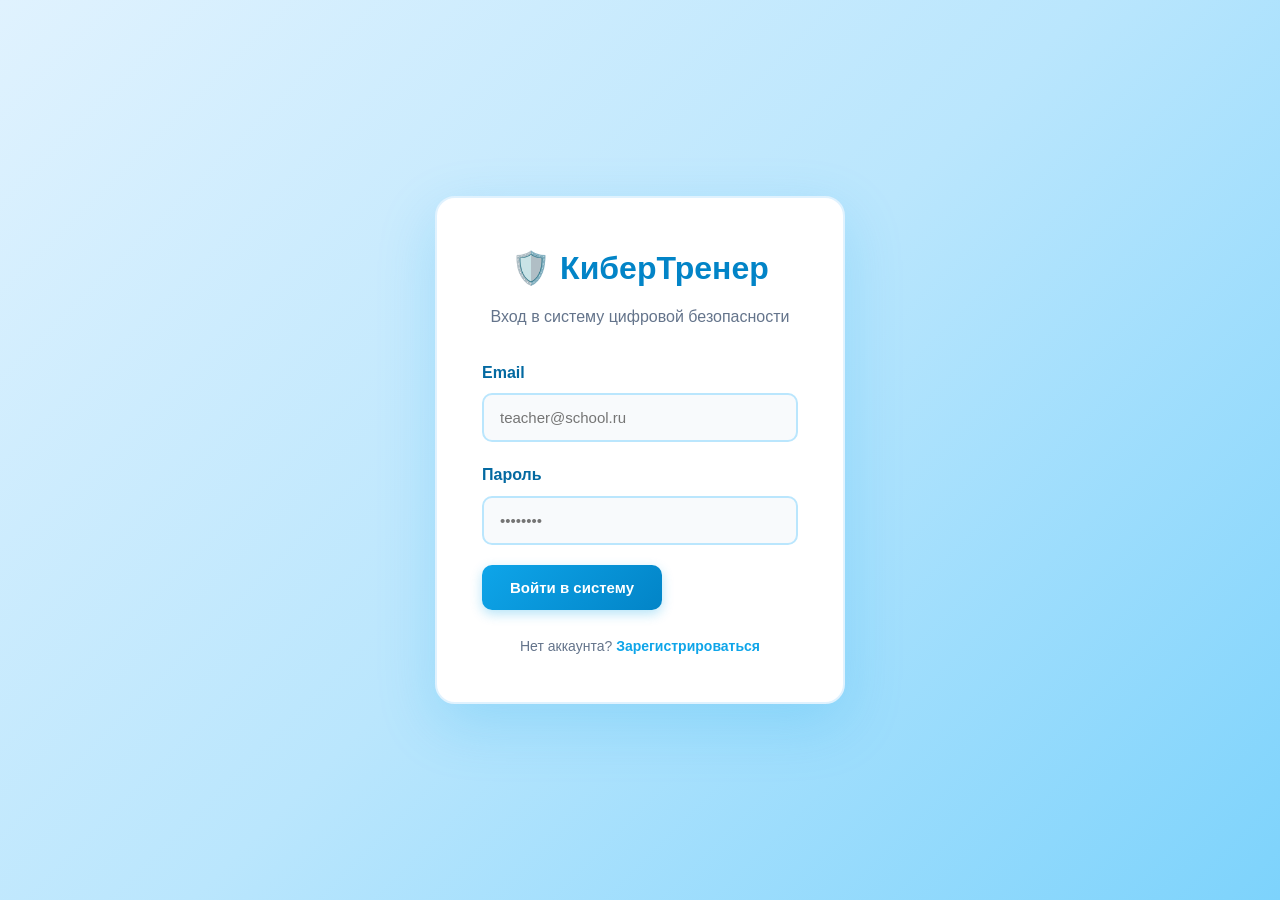
<file: index.html>
<!DOCTYPE html>
<html lang="ru">
<head>
    <meta charset="UTF-8">
    <meta name="viewport" content="width=device-width, initial-scale=1.0">
    <title>КиберТренер - Вход</title>
    <link rel="stylesheet" href="css/style.css">
</head>
<body class="auth-page">
    <div class="auth-container animate-pop">
        <div class="auth-card">
            <h1>🛡️ Кибер<span>Тренер</span></h1>
            <p>Вход в систему цифровой безопасности</p>
            <div id="alert-box"></div>
            <form id="login-form">
                <div class="form-group">
                    <label>Email</label>
                    <input type="email" id="email" required placeholder="teacher@school.ru">
                </div>
                <div class="form-group">
                    <label>Пароль</label>
                    <input type="password" id="password" required placeholder="••••••••">
                </div>
                <button type="submit" class="btn">Войти в систему</button>
            </form>
            <div class="auth-footer">Нет аккаунта? <a href="register.html">Зарегистрироваться</a></div>
        </div>
    </div>
    <script src="js/auth.js"></script>
    <script>
        document.getElementById('login-form').addEventListener('submit', function(e) {
            e.preventDefault();
            const result = login(document.getElementById('email').value, document.getElementById('password').value);
            if (result.success) {
                window.location.href = result.user.role === 'teacher' ? 'teacher.html' : 'student.html';
            } else {
                document.getElementById('alert-box').innerHTML = `<div class="alert alert-error">${result.message}</div>`;
            }
        });
    </script>
</body>
</html>
</file>
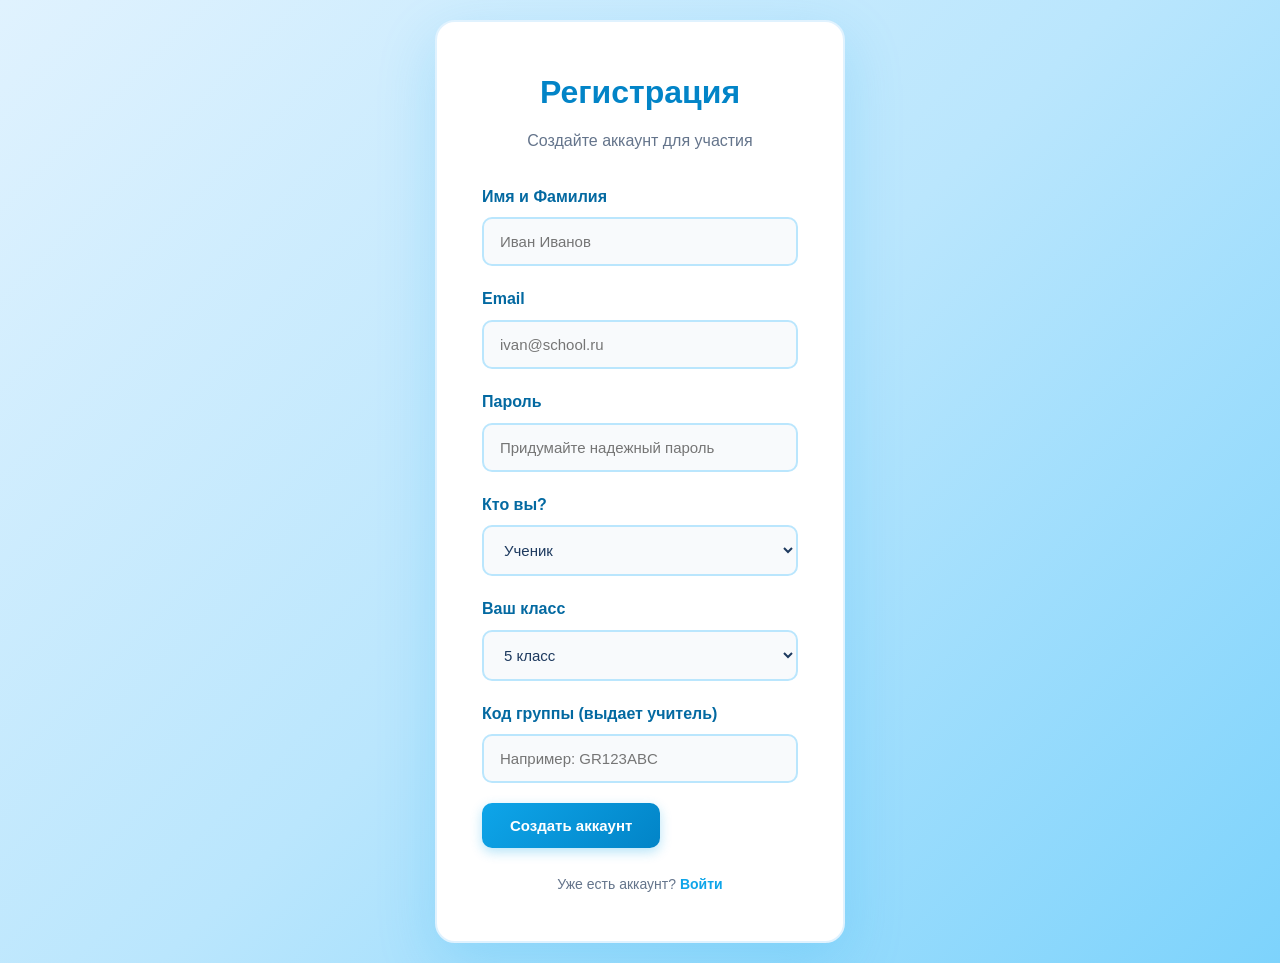
<file: register.html>
<!DOCTYPE html>
<html lang="ru">
<head>
    <meta charset="UTF-8">
    <meta name="viewport" content="width=device-width, initial-scale=1.0">
    <title>КиберТренер - Регистрация</title>
    <link rel="stylesheet" href="css/style.css">
</head>
<body class="auth-page">
    <div class="auth-container animate-pop">
        <div class="auth-card">
            <h1>Регистрация</h1>
            <p>Создайте аккаунт для участия</p>
            <div id="alert-box"></div>
            <form id="register-form">
                <div class="form-group">
                    <label>Имя и Фамилия</label>
                    <input type="text" id="name" required placeholder="Иван Иванов">
                </div>
                <div class="form-group">
                    <label>Email</label>
                    <input type="email" id="email" required placeholder="ivan@school.ru">
                </div>
                <div class="form-group">
                    <label>Пароль</label>
                    <input type="password" id="password" required placeholder="Придумайте надежный пароль">
                </div>
                <div class="form-group">
                    <label>Кто вы?</label>
                    <select id="role" onchange="document.getElementById('student-fields').style.display = this.value === 'student' ? 'block' : 'none'">
                        <option value="student">Ученик</option>
                        <option value="teacher">Учитель</option>
                    </select>
                </div>
                <div id="student-fields">
                    <div class="form-group">
                        <label>Ваш класс</label>
                        <select id="classGrade">
                            <option value="5">5 класс</option><option value="6">6 класс</option>
                            <option value="7">7 класс</option><option value="8">8 класс</option><option value="9">9 класс</option>
                        </select>
                    </div>
                    <div class="form-group">
                        <label>Код группы (выдает учитель)</label>
                        <input type="text" id="groupCode" placeholder="Например: GR123ABC">
                    </div>
                </div>
                <button type="submit" class="btn">Создать аккаунт</button>
            </form>
            <div class="auth-footer">Уже есть аккаунт? <a href="index.html">Войти</a></div>
        </div>
    </div>
    <script src="js/auth.js"></script>
    <script src="js/data.js"></script>
    <script>
        document.getElementById('register-form').addEventListener('submit', function(e) {
            e.preventDefault();
            const role = document.getElementById('role').value;
            const result = register(
                document.getElementById('name').value,
                document.getElementById('email').value,
                document.getElementById('password').value,
                role,
                role === 'student' ? document.getElementById('classGrade').value : null,
                role === 'student' ? document.getElementById('groupCode').value : null
            );
            if (result.success) {
                document.getElementById('alert-box').innerHTML = `<div class="alert alert-success">✓ Успешно!</div>`;
                setTimeout(() => window.location.href = role === 'teacher' ? 'teacher.html' : 'student.html', 1000);
            } else {
                document.getElementById('alert-box').innerHTML = `<div class="alert alert-error">${result.message}</div>`;
            }
        });
    </script>
</body>
</html>
</file>
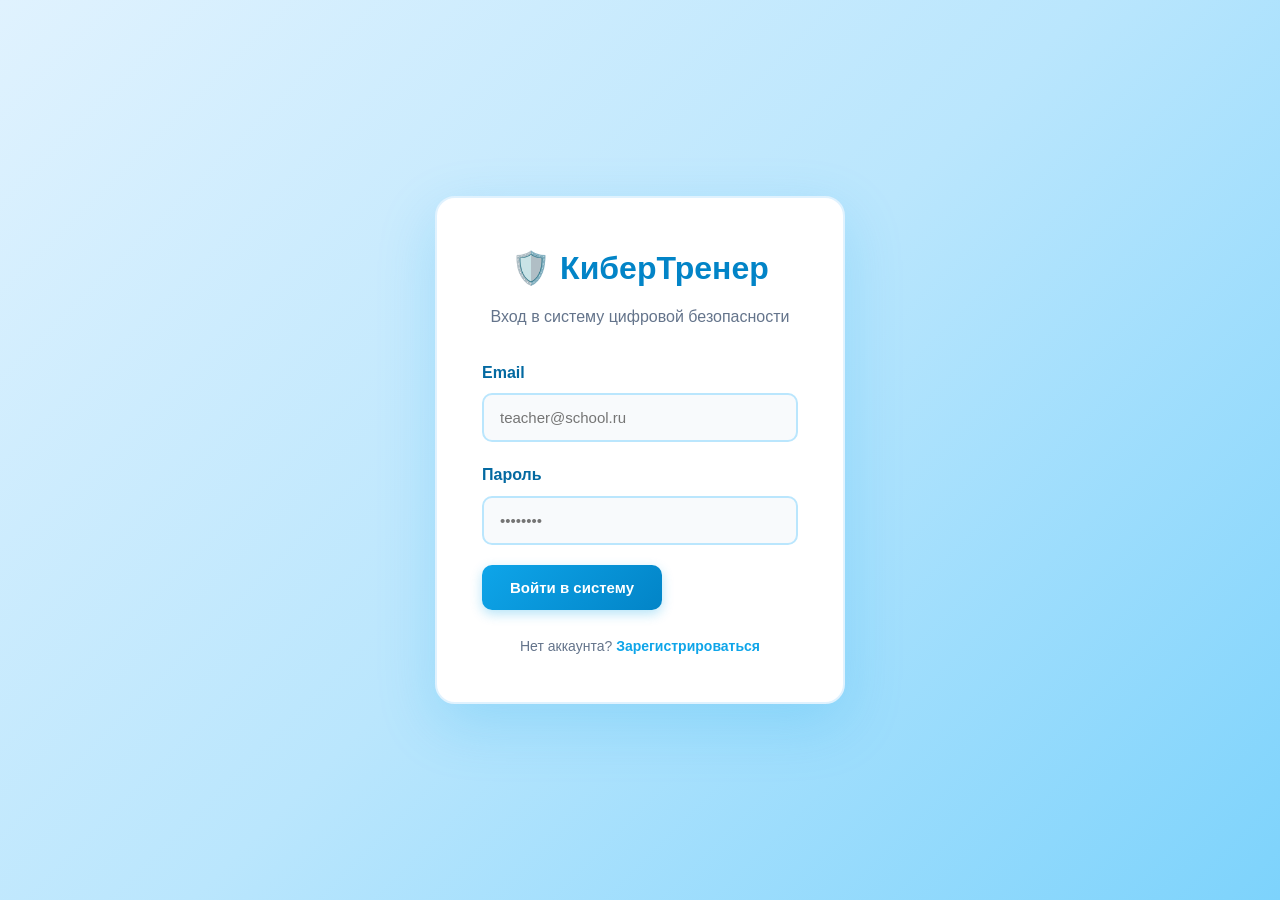
<file: student.html>
<!DOCTYPE html>
<html lang="ru">
<head>
    <meta charset="UTF-8">
    <title>КиберТренер - Кабинет ученика</title>
    <link rel="stylesheet" href="css/style.css">
</head>
<body>
    <header id="dynamic-header"></header>
    <div class="container">
        <div class="card fade-in">
            <h2>📚 Задания для <span id="grade-display">твоего класса</span></h2>
            <div id="tasks-list" style="margin-top: 20px;"></div>
        </div>
    </div>

    <div id="task-modal" class="modal-overlay">
        <div class="modal-content" id="modal-content"></div>
    </div>

    <script src="js/auth.js"></script>
    <script src="js/data.js"></script>
    <script src="js/student.js"></script>
</body>
</html>
</file>
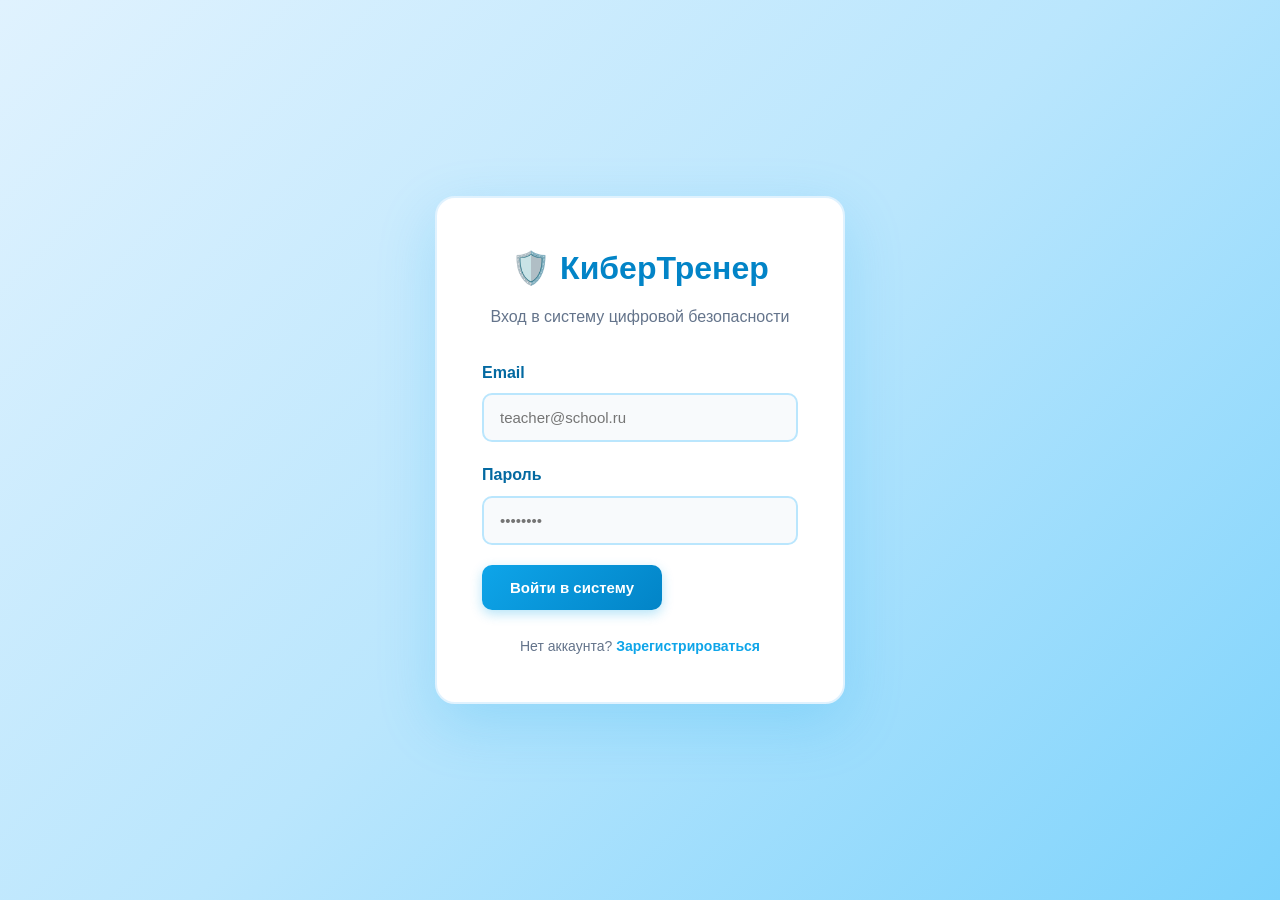
<file: teacher.html>
<!DOCTYPE html>
<html lang="ru">
<head>
    <meta charset="UTF-8">
    <title>КиберТренер - Кабинет учителя</title>
    <link rel="stylesheet" href="css/style.css">
</head>
<body>
    <header id="dynamic-header"></header>
    <div class="container">
        <div class="class-tabs">
            <button class="class-tab active" onclick="switchTab('groups')">📚 Мои группы</button>
            <button class="class-tab" onclick="switchTab('students')">👥 Ученики</button>
            <button class="class-tab" onclick="switchTab('create')">✏️ Создать задание</button>
        </div>

        <!-- Вкладка: Группы -->
        <div id="tab-groups" class="card fade-in">
            <h2>Мои группы</h2>
            <button class="btn" onclick="showCreateGroup()" style="margin-bottom: 20px; width: auto;">+ Создать группу</button>
            <div id="create-group-form" style="display: none; margin-bottom: 30px; padding: 20px; background: #f0f9ff; border-radius: 12px;">
                <div class="form-group"><label>Название группы</label><input type="text" id="group-name" placeholder="Например: 7А класс"></div>
                <div class="form-group">
                    <label>Класс</label>
                    <select id="group-grade">
                        <option value="5">5 класс</option><option value="6">6 класс</option>
                        <option value="7">7 класс</option><option value="8">8 класс</option><option value="9">9 класс</option>
                    </select>
                </div>
                <button class="btn" onclick="submitCreateGroup()" style="width: auto;">Создать</button>
                <button class="btn btn-secondary" onclick="hideCreateGroup()" style="width: auto; margin-left: 10px;">Отмена</button>
            </div>
            <div id="groups-list"></div>
        </div>

        <!-- Вкладка: Ученики -->
        <div id="tab-students" class="card fade-in" style="display: none;">
            <h2>Ученики</h2>
            <div class="form-group">
                <label>Выберите группу:</label>
                <select id="group-filter" onchange="renderStudentsList()"></select>
            </div>
            <div id="students-list"></div>
        </div>

        <!-- Вкладка: Создание задания (ОБНОВЛЕННАЯ) -->
        <div id="tab-create" class="card fade-in" style="display: none;">
            <h2>Конструктор заданий</h2>
            <form id="create-task-form" style="margin-top: 20px;">
                <div class="form-group">
                    <label>Для какого класса?</label>
                    <select id="task-grade" required>
                        <option value="5">5 класс</option><option value="6">6 класс</option>
                        <option value="7">7 класс</option><option value="8">8 класс</option><option value="9">9 класс</option>
                    </select>
                </div>
                <div class="form-group">
                    <label>Тип задания</label>
                    <select id="task-type" onchange="updateTaskForm()" required>
                        <option value="quiz">📝 Тест (один правильный ответ)</option>
                        <option value="terminal">💻 Хакерский терминал (ввод команд)</option>
                        <option value="boss">👾 Босс-файт (битва с вопросами)</option>
                    </select>
                </div>
                
                <div class="form-group"><label>Название задания</label><input type="text" id="task-title" required placeholder="Например: Взлом системы"></div>
                <div class="form-group"><label>Описание / Инструкция</label><textarea id="task-description" rows="2" required placeholder="Что нужно сделать ученику?"></textarea></div>
                <div class="form-group"><label>Баллы (XP) за выполнение</label><input type="number" id="task-points" min="10" value="50" required></div>

                <!-- ПОЛЯ ДЛЯ ТЕСТА -->
                <div id="fields-quiz" class="task-fields">
                    <div class="form-group">
                        <label>Варианты ответов (каждый с новой строки)</label>
                        <textarea id="task-options" rows="4" placeholder="Открыть файл&#10;Удалить файл&#10;Игнорировать"></textarea>
                    </div>
                    <div class="form-group">
                        <label>Номер правильного ответа (1, 2, 3...)</label>
                        <input type="number" id="task-correct" min="1" required placeholder="2">
                    </div>
                    <div class="form-group"><label>Объяснение после ответа</label><textarea id="task-explanation" rows="2" placeholder="Почему этот ответ верный?"></textarea></div>
                </div>

                <!-- ПОЛЯ ДЛЯ ТЕРМИНАЛА -->
                <div id="fields-terminal" class="task-fields" style="display: none;">
                    <div class="form-group">
                        <label>Шаги терминала (Формат: Команда | Сообщение об успехе | Сообщение об ошибке)</label>
                        <textarea id="task-terminal-steps" rows="6" placeholder="scan | Сканирование завершено | Неверная команда. Попробуй: scan&#10;exploit | Уязвимость найдена | Ошибка. Введи: exploit&#10;exit | Сеанс завершен | Для выхода введи: exit"></textarea>
                        <small style="color: #64748b;">💡 Каждый шаг с новой строки. Разделяйте части символом | (вертикальная черта)</small>
                    </div>
                </div>

                <!-- ПОЛЯ ДЛЯ БОССА -->
                <div id="fields-boss" class="task-fields" style="display: none;">
                    <div class="form-group"><label>Имя босса</label><input type="text" id="boss-name" value="Dr. Virus"></div>
                    <div class="form-group"><label>Аватар босса (эмодзи)</label><input type="text" id="boss-avatar" value="👾" maxlength="2"></div>
                    <div class="form-group"><label>Здоровье босса (HP)</label><input type="number" id="boss-hp" value="100"></div>
                    <div class="form-group">
                        <label>Фазы атаки босса (Формат: Вопрос босса | Вариант 1, Вариант 2, Вариант 3 | Номер верного (0,1,2) | Урон боссу)</label>
                        <textarea id="task-boss-phases" rows="6" placeholder="Он шлет вирус! Что делаешь? | Открыть, Удалить, Переслать | 1 | 40&#10;Требует пароль! | Дать, Отказать, Спросить | 1 | 60"></textarea>
                        <small style="color: #64748b;">💡 Каждый этап с новой строки. Варианты через запятую. Номер верного ответа начинается с 0.</small>
                    </div>
                </div>

                <button type="submit" class="btn" style="margin-top: 20px;">🚀 Создать и опубликовать задание</button>
            </form>
        </div>
    </div>
    <script src="js/auth.js"></script>
    <script src="js/data.js"></script>
    <script src="js/teacher.js"></script>
</body>
</html>
</file>
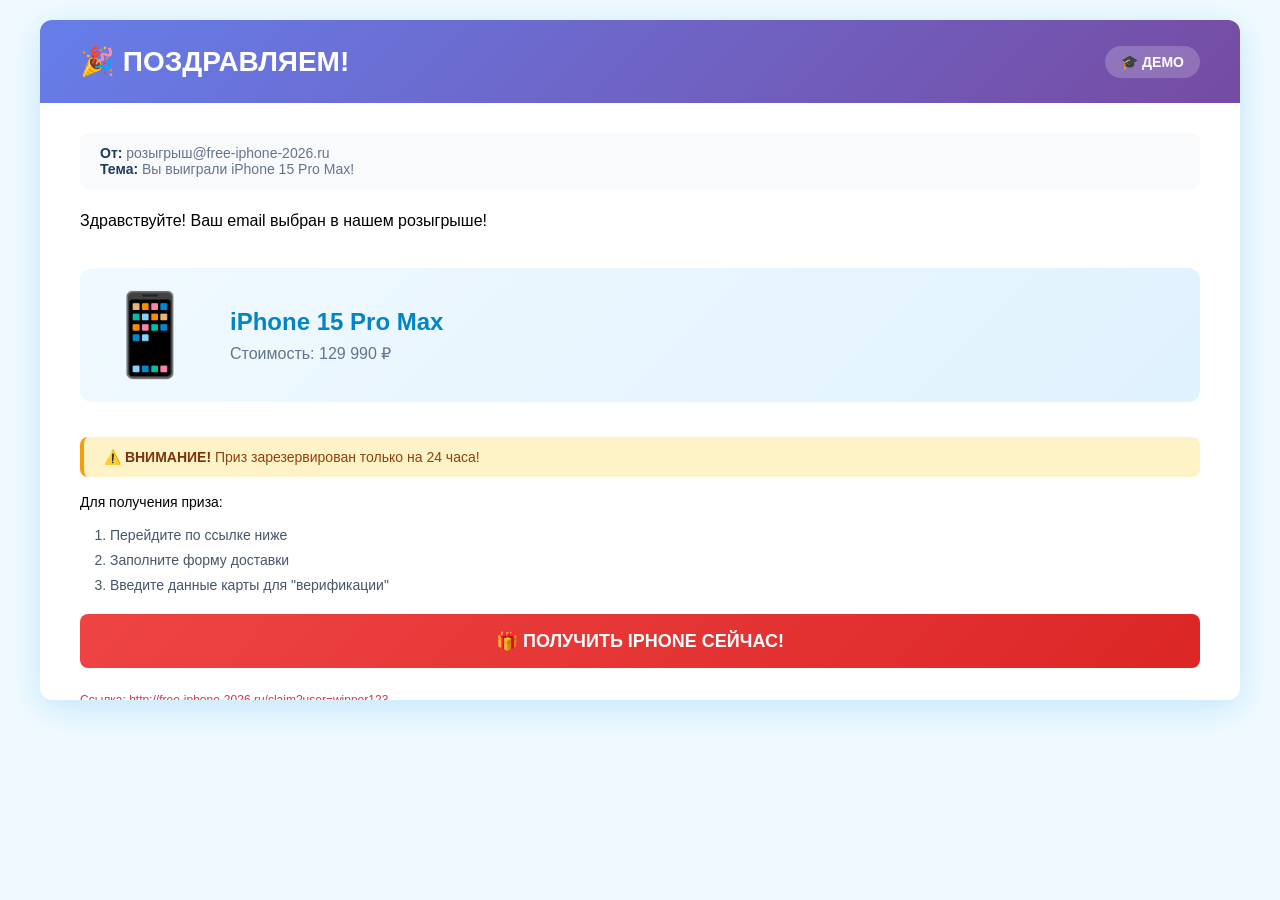
<file: js/фишинг.html>
<!DOCTYPE html>
<html lang="ru">
<head>
    <meta charset="UTF-8">
    <meta name="viewport" content="width=1280, height=720">
    <title>Фишинговое письмо - Демо</title>
    <style>
        * { margin: 0; padding: 0; box-sizing: border-box; }
        body {
            font-family: -apple-system, BlinkMacSystemFont, 'Segoe UI', Roboto, sans-serif;
            background: #f0f9ff;
            width: 1280px;
            height: 720px;
            overflow: hidden;
            display: flex;
            justify-content: center;
            align-items: center;
        }
        .email-container {
            width: 1200px;
            height: 680px;
            background: white;
            border-radius: 12px;
            overflow: hidden;
            box-shadow: 0 8px 32px rgba(14, 165, 233, 0.2);
            display: flex;
            flex-direction: column;
        }
        .email-header {
            background: linear-gradient(135deg, #667eea 0%, #764ba2 100%);
            color: white;
            padding: 25px 40px;
            display: flex;
            justify-content: space-between;
            align-items: center;
        }
        .email-header h1 {
            font-size: 28px;
        }
        .demo-badge {
            background: rgba(255,255,255,0.2);
            padding: 8px 16px;
            border-radius: 20px;
            font-size: 14px;
            font-weight: 600;
        }
        .email-body {
            padding: 30px 40px;
            flex: 1;
            display: flex;
            flex-direction: column;
        }
        .sender-info {
            background: #f8fafc;
            padding: 12px 20px;
            border-radius: 8px;
            margin-bottom: 20px;
            font-size: 14px;
            color: #64748b;
        }
        .sender-info strong {
            color: #1e3a5f;
        }
        .prize-section {
            display: flex;
            align-items: center;
            gap: 30px;
            margin: 20px 0;
            padding: 20px;
            background: linear-gradient(135deg, #f0f9ff, #e0f2fe);
            border-radius: 12px;
        }
        .prize-icon {
            font-size: 80px;
        }
        .prize-info h2 {
            color: #0284c7;
            font-size: 24px;
            margin-bottom: 8px;
        }
        .prize-info p {
            color: #64748b;
            font-size: 16px;
        }
        .urgent-notice {
            background: #fef3c7;
            border-left: 4px solid #f59e0b;
            padding: 12px 20px;
            margin: 15px 0;
            border-radius: 8px;
            font-size: 14px;
            color: #92400e;
        }
        .urgent-notice strong {
            color: #78350f;
        }
        .cta-button {
            display: block;
            width: 100%;
            padding: 16px;
            background: linear-gradient(135deg, #ef4444, #dc2626);
            color: white;
            text-align: center;
            text-decoration: none;
            border-radius: 8px;
            font-size: 18px;
            font-weight: bold;
            margin: 15px 0;
            border: none;
            cursor: pointer;
            transition: transform 0.2s;
        }
        .cta-button:hover {
            transform: scale(1.02);
        }
        .suspicious-link {
            color: #dc3545;
            font-size: 12px;
            word-break: break-all;
            margin-top: 10px;
        }
        .footer {
            background: #f8fafc;
            padding: 15px 40px;
            font-size: 12px;
            color: #94a3b8;
            text-align: center;
        }
    </style>
</head>
<body>
    <div class="email-container">
        <div class="email-header">
            <h1>🎉 ПОЗДРАВЛЯЕМ!</h1>
            <div class="demo-badge">🎓 ДЕМО</div>
        </div>
        
        <div class="email-body">
            <div class="sender-info">
                <strong>От:</strong> розыгрыш@free-iphone-2026.ru<br>
                <strong>Тема:</strong> Вы выиграли iPhone 15 Pro Max!
            </div>
            
            <p style="font-size: 16px; line-height: 1.5; margin-bottom: 15px;">
                Здравствуйте! Ваш email выбран в нашем розыгрыше!
            </p>
            
            <div class="prize-section">
                <div class="prize-icon">📱</div>
                <div class="prize-info">
                    <h2>iPhone 15 Pro Max</h2>
                    <p>Стоимость: 129 990 ₽</p>
                </div>
            </div>
            
            <div class="urgent-notice">
                <strong>⚠️ ВНИМАНИЕ!</strong> Приз зарезервирован только на 24 часа!
            </div>
            
            <p style="font-size: 14px; line-height: 1.5; margin-bottom: 10px;">
                Для получения приза:
            </p>
            <ol style="margin-left: 30px; font-size: 14px; line-height: 1.8; color: #475569;">
                <li>Перейдите по ссылке ниже</li>
                <li>Заполните форму доставки</li>
                <li>Введите данные карты для "верификации"</li>
            </ol>
            
            <button class="cta-button" onclick="alert('Это фишинг! Не переходите по подозрительным ссылкам!')">
                🎁 ПОЛУЧИТЬ IPHONE СЕЙЧАС!
            </button>
            
            <div class="suspicious-link">
                Ссылка: http://free-iphone-2026.ru/claim?user=winner123
            </div>
        </div>
        
        <div class="footer">
            © 2026 "РозыгрышПризов" | Если не хотите получать такие письма, <a href="#" style="color: #0ea5e9;">отпишитесь</a>
        </div>
    </div>
</body>
</html>
</file>
<file: css/style.css>
* { margin: 0; padding: 0; box-sizing: border-box; }
body {
  font-family: 'Segoe UI', Tahoma, Geneva, Verdana, sans-serif;
  background: linear-gradient(135deg, #e0f2fe 0%, #bae6fd 50%, #7dd3fc 100%);
  min-height: 100vh;
  color: #1e3a5f;
  line-height: 1.6;
}
body.auth-page { display: flex; justify-content: center; align-items: center; }

header {
  background: rgba(255, 255, 255, 0.95);
  backdrop-filter: blur(10px);
  padding: 18px 40px;
  display: flex; justify-content: space-between; align-items: center;
  box-shadow: 0 4px 20px rgba(14, 165, 233, 0.15);
  position: sticky; top: 0; z-index: 100; border-bottom: 2px solid #e0f2fe;
}
.logo { font-size: 26px; font-weight: bold; color: #0284c7; text-decoration: none; }
.logo span { color: #0ea5e9; }
.user-info { display: flex; align-items: center; gap: 15px; }
.user-badge {
  background: linear-gradient(135deg, #e0f2fe, #bae6fd);
  padding: 8px 16px; border-radius: 20px; font-size: 14px; color: #0369a1; font-weight: 600; border: 1px solid #7dd3fc;
}
.btn-logout {
  background: linear-gradient(135deg, #ef4444, #dc2626); color: white; border: none;
  padding: 8px 18px; border-radius: 8px; cursor: pointer; font-size: 14px; font-weight: 600; transition: all 0.3s;
}
.btn-logout:hover { transform: translateY(-2px); }

.container { max-width: 1200px; margin: 40px auto; padding: 0 30px; }
.card {
  background: white; padding: 35px; border-radius: 16px;
  box-shadow: 0 8px 32px rgba(14, 165, 233, 0.12); margin-bottom: 25px; border: 1px solid #e0f2fe;
}
.card h2 { color: #0284c7; margin-bottom: 20px; font-size: 28px; font-weight: 700; }

.form-group { margin-bottom: 20px; }
.form-group label { display: block; margin-bottom: 8px; font-weight: 600; color: #0369a1; }
.form-group input, .form-group select, .form-group textarea {
  width: 100%; padding: 14px 16px; border: 2px solid #bae6fd; border-radius: 10px;
  font-size: 15px; transition: all 0.3s; background: #f8fafc; color: #1e3a5f;
}
.form-group input:focus, .form-group select:focus, .form-group textarea:focus {
  outline: none; border-color: #0ea5e9; background: white; box-shadow: 0 0 0 3px rgba(14, 165, 233, 0.1);
}

.btn {
  background: linear-gradient(135deg, #0ea5e9, #0284c7); color: white; border: none;
  padding: 14px 28px; border-radius: 10px; cursor: pointer; font-size: 15px; font-weight: 600;
  transition: all 0.3s; box-shadow: 0 4px 12px rgba(14, 165, 233, 0.3);
}
.btn:hover { transform: translateY(-2px); box-shadow: 0 6px 16px rgba(14, 165, 233, 0.4); }
.btn-secondary { background: linear-gradient(135deg, #e2e8f0, #cbd5e1); color: #475569; }
.btn-secondary:hover { background: linear-gradient(135deg, #cbd5e1, #94a3b8); color: white; }

.auth-container { max-width: 450px; width: 100%; padding: 20px; }
.auth-card {
  background: white; padding: 45px; border-radius: 20px;
  box-shadow: 0 20px 60px rgba(14, 165, 233, 0.2); border: 2px solid #e0f2fe;
}
.auth-card h1 { text-align: center; color: #0284c7; margin-bottom: 10px; font-size: 32px; }
.auth-card p { text-align: center; color: #64748b; margin-bottom: 30px; }
.auth-footer { text-align: center; margin-top: 25px; color: #64748b; font-size: 14px; }
.auth-footer a { color: #0ea5e9; text-decoration: none; font-weight: 600; }

.class-tabs { display: flex; gap: 12px; margin-bottom: 25px; flex-wrap: wrap; }
.class-tab {
  padding: 12px 24px; background: white; border: 2px solid #bae6fd; border-radius: 10px;
  cursor: pointer; font-size: 15px; font-weight: 600; transition: all 0.3s; color: #0369a1;
}
.class-tab.active, .class-tab:hover {
  background: linear-gradient(135deg, #0ea5e9, #0284c7); color: white; border-color: #0284c7;
}

.task-item {
  background: linear-gradient(135deg, #f0f9ff, #e0f2fe); padding: 25px;
  border-left: 5px solid #0ea5e9; border-radius: 12px; margin-bottom: 20px;
  transition: all 0.3s; border: 1px solid #bae6fd;
}
.task-item.completed { border-left-color: #10b981; background: linear-gradient(135deg, #f0fdf4, #dcfce7); }
.task-item:hover { transform: translateX(5px); box-shadow: 0 4px 16px rgba(14, 165, 233, 0.15); }

table { width: 100%; border-collapse: collapse; margin-top: 20px; background: white; border-radius: 12px; overflow: hidden; }
th, td { padding: 16px; text-align: left; border-bottom: 1px solid #e0f2fe; }
th { background: linear-gradient(135deg, #e0f2fe, #bae6fd); color: #0369a1; font-weight: 700; }

.alert { padding: 16px 24px; border-radius: 10px; margin-bottom: 20px; font-weight: 500; }
.alert-error { background: #fef2f2; color: #991b1b; border: 1px solid #fecaca; }
.alert-success { background: #f0fdf4; color: #166534; border: 1px solid #bbf7d0; }

/* АНИМАЦИИ */
@keyframes shake { 0%, 100% { transform: translateX(0); } 25% { transform: translateX(-5px); } 75% { transform: translateX(5px); } }
@keyframes pop { 0% { transform: scale(0.8); opacity: 0; } 50% { transform: scale(1.1); } 100% { transform: scale(1); opacity: 1; } }
@keyframes glow { 0%, 100% { box-shadow: 0 0 5px #0ea5e9; } 50% { box-shadow: 0 0 20px #0ea5e9, 0 0 40px #0284c7; } }
@keyframes fall { to { transform: translateY(100vh) rotate(720deg); } }
@keyframes fadeIn { from { opacity: 0; transform: translateY(20px); } to { opacity: 1; transform: translateY(0); } }

.animate-shake { animation: shake 0.5s; }
.animate-pop { animation: pop 0.4s cubic-bezier(0.175, 0.885, 0.32, 1.275); }
.animate-glow { animation: glow 2s infinite; }
.fade-in { animation: fadeIn 0.5s ease; }

/* ХОТСПОТЫ */
.hotspot {
  position: absolute; border: 2px dashed rgba(239, 68, 68, 0.7); background: rgba(239, 68, 68, 0.1);
  border-radius: 8px; cursor: pointer; transition: all 0.3s; display: flex; align-items: center;
  justify-content: center; font-size: 24px; color: white; font-weight: bold;
}
.hotspot:hover { background: rgba(239, 68, 68, 0.3); transform: scale(1.05); }
.hotspot.found { border-color: #10b981; background: rgba(16, 185, 129, 0.3); animation: pop 0.4s; }

/* ФИШИНГОВОЕ ПИСЬМО */
.phishing-mockup {
  background: white; border-radius: 12px; overflow: hidden; box-shadow: 0 8px 24px rgba(0,0,0,0.1);
  border: 1px solid #e2e8f0; position: relative;
}
.phishing-header {
  background: #f1f5f9; padding: 15px; border-bottom: 1px solid #e2e8f0; display: flex; align-items: center; gap: 15px;
}
.phishing-avatar {
  width: 40px; height: 40px; background: #ef4444; border-radius: 50%;
  display: flex; align-items: center; justify-content: center; color: white; font-size: 20px;
}

/* ТЕРМИНАЛ */
.terminal-window {
  background: #0d1117; border-radius: 12px; padding: 20px; font-family: 'Courier New', monospace;
  color: #00ff00; box-shadow: 0 10px 30px rgba(0,0,0,0.5); border: 1px solid #30363d; min-height: 300px;
}
.terminal-line { margin-bottom: 8px; }
.terminal-prompt { color: #00ff00; font-weight: bold; }
.terminal-input {
  background: transparent; border: none; color: #00ff00; font-family: 'Courier New', monospace;
  font-size: 16px; outline: none; width: 80%;
}

/* HP БАР */
.hp-bar-container {
  background: #334155; height: 24px; border-radius: 12px; overflow: hidden;
  margin: 15px 0; border: 2px solid #1e293b; position: relative;
}
.hp-bar-fill {
  height: 100%; background: linear-gradient(90deg, #ef4444, #dc2626);
  transition: width 0.5s cubic-bezier(0.4, 0, 0.2, 1);
}
.hp-bar-text {
  position: absolute; top: 50%; left: 50%; transform: translate(-50%, -50%);
  color: white; font-weight: bold; font-size: 12px; text-shadow: 1px 1px 2px black;
}

/* КНОПКИ ОПЦИЙ */
.option-btn {
  width: 100%; padding: 16px 20px; margin-bottom: 12px; background: white;
  border: 2px solid #bae6fd; border-radius: 10px; cursor: pointer; text-align: left;
  font-size: 15px; transition: all 0.3s; color: #1e3a5f; font-weight: 500;
}
.option-btn:hover { border-color: #0ea5e9; background: #f0f9ff; transform: translateX(5px); }
.option-btn.correct { background: #f0fdf4; border-color: #10b981; color: #166534; }
.option-btn.wrong { background: #fef2f2; border-color: #ef4444; color: #991b1b; }
.option-btn:disabled { cursor: not-allowed; opacity: 0.7; }

/* МОДАЛЬНОЕ ОКНО */
.modal-overlay {
  display: none; position: fixed; top: 0; left: 0; width: 100%; height: 100%;
  background: rgba(14, 165, 233, 0.3); backdrop-filter: blur(5px); z-index: 1000;
  justify-content: center; align-items: center; padding: 20px;
}
.modal-overlay.active { display: flex; }
.modal-content {
  background: white; padding: 40px; border-radius: 20px; max-width: 700px; width: 100%;
  max-height: 90vh; overflow-y: auto; box-shadow: 0 20px 60px rgba(14, 165, 233, 0.3); border: 2px solid #e0f2fe;
}

/* КОНФЕТТИ */
.confetti {
  position: fixed; width: 10px; height: 10px; background: #f00;
  animation: fall linear forwards; z-index: 9999; pointer-events: none;
}

/* СЕТКА */
.grid { display: grid; grid-template-columns: repeat(auto-fit, minmax(250px, 1fr)); gap: 20px; }
/* === ИСПРАВЛЕННЫЕ ХОТСПОТЫ (ПРИВЯЗКА К ТЕКСТУ) === */
.hotspot-target {
  border-bottom: 2px dashed #ef4444;
  background-color: rgba(239, 68, 68, 0.1);
  cursor: pointer;
  transition: all 0.3s ease;
  border-radius: 4px;
  padding: 2px 4px;
  display: inline-block;
}

.hotspot-target:hover {
  background-color: rgba(239, 68, 68, 0.25);
  transform: scale(1.05);
  box-shadow: 0 2px 8px rgba(239, 68, 68, 0.2);
}

.hotspot-target.found {
  background-color: rgba(16, 185, 129, 0.2);
  border-bottom: 2px solid #10b981;
  color: #065f46;
  animation: pop 0.4s cubic-bezier(0.175, 0.885, 0.32, 1.275);
}

.hotspot-target.found::after {
  content: ' ✓';
  font-weight: bold;
  color: #10b981;
}
</file>
